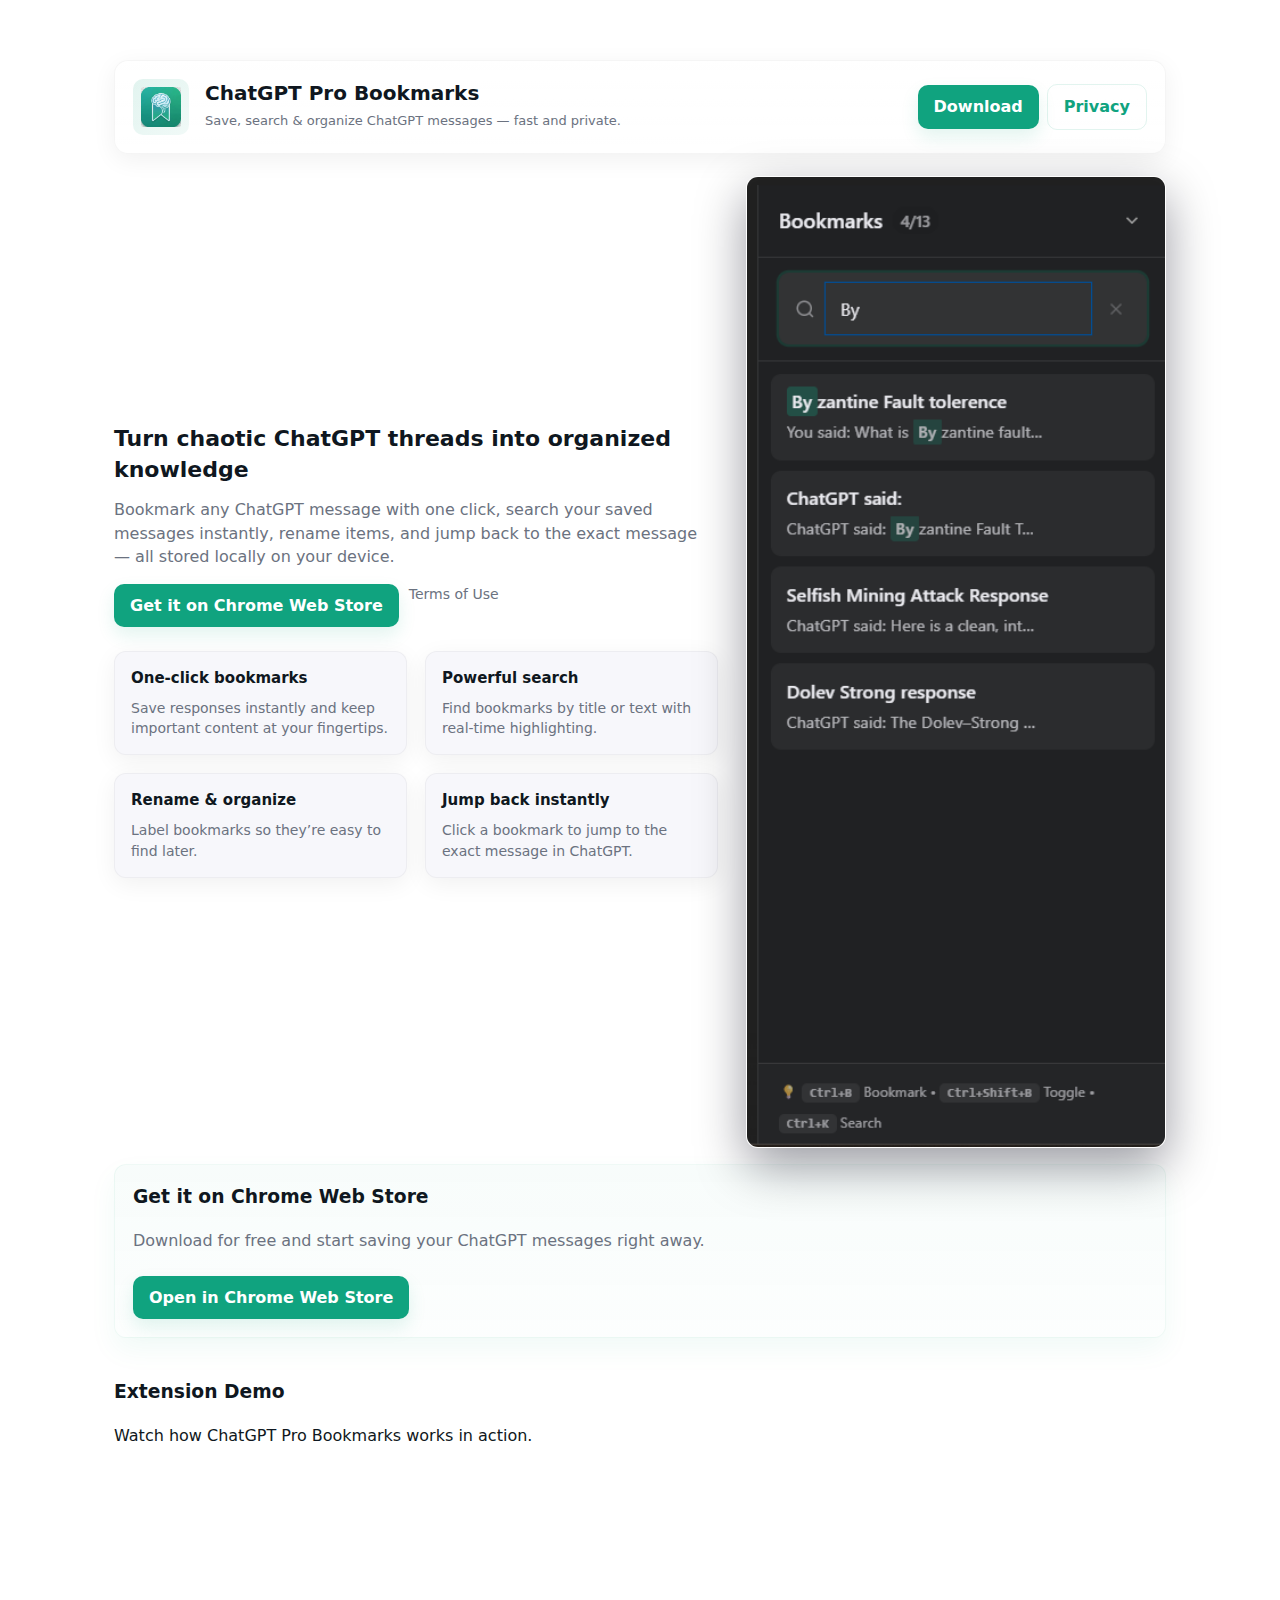
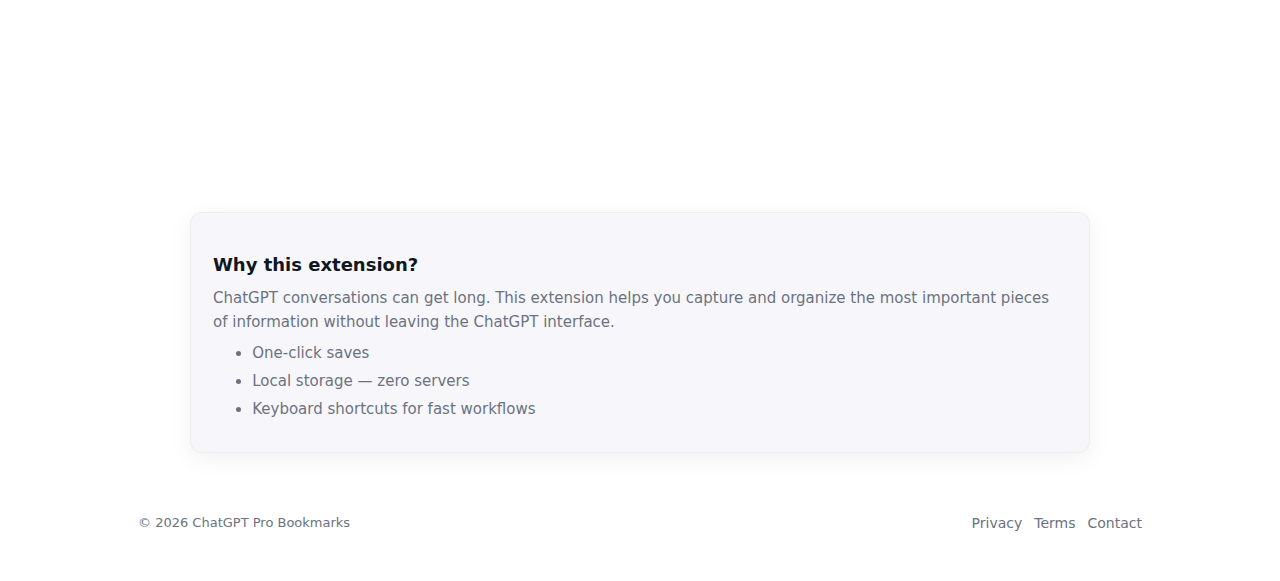
<file: index.html>
<!doctype html>
<html lang="en">
<head>
  <meta charset="utf-8" />
  <meta name="viewport" content="width=device-width,initial-scale=1" />
  <title>ChatGPT Pro Bookmarks — Save & Organize ChatGPT Messages</title>
  <link rel="stylesheet" href="styles.css">
  <meta name="description" content="ChatGPT Pro Bookmarks — one-click bookmarking for ChatGPT. Save messages, search, rename, and jump back instantly. 100% private.">
</head>
<body>
  <main class="container">
    <header class="site-header" aria-label="Site header">
      <img src="assets/128.png" alt="Logo" class="logo">
      <div class="site-title">
        <h1>ChatGPT Pro Bookmarks</h1>
        <div class="tagline">Save, search & organize ChatGPT messages — fast and private.</div>
      </div>
      <div style="margin-left:auto;display:flex;gap:8px;align-items:center">
        <a class="btn" href="#download" aria-label="Download extension">Download</a>
        <a class="btn ghost" href="privacy-policy.html">Privacy</a>
      </div>
    </header>

    <section class="hero" aria-label="Hero">
      <div class="hero-left">
        <h2>Turn chaotic ChatGPT threads into organized knowledge</h2>
        <p>Bookmark any ChatGPT message with one click, search your saved messages instantly, rename items, and jump back to the exact message — all stored locally on your device.</p>
        <p style="display:flex;gap:10px;flex-wrap:wrap">
          <a class="btn" href="#download">Get it on Chrome Web Store</a>
          <a class="link-muted" href="terms-of-use.html">Terms of Use</a>
        </p>

        <section class="features" aria-label="Features">
          <div class="feature-card">
            <h4>One-click bookmarks</h4>
            <p>Save responses instantly and keep important content at your fingertips.</p>
          </div>
          <div class="feature-card">
            <h4>Powerful search</h4>
            <p>Find bookmarks by title or text with real-time highlighting.</p>
          </div>

          <div class="feature-card">
            <h4>Rename & organize</h4>
            <p>Label bookmarks so they’re easy to find later.</p>
          </div>
          <div class="feature-card">
            <h4>Jump back instantly</h4>
            <p>Click a bookmark to jump to the exact message in ChatGPT.</p>
          </div>
        </section>
      </div>

      <div class="hero-right">
        <img src="assets/Sidebar Search Filtering.png" alt="Sidebar screenshot" class="hero-screenshot">
      </div>
    </section>

    <section id="download" class="download" aria-label="Download">
      <h3 style="margin:0 0 6px 0">Get it on Chrome Web Store</h3>
      <p style="margin:0;color:var(--muted)">Download for free and start saving your ChatGPT messages right away.</p>
      <div style="margin-top:12px">
        <a class="btn" href="https://chromewebstore.google.com/detail/aaopkfhnmhhnekhoikjeoohckgeancol?utm_source=item-share-cb">Open in Chrome Web Store</a>
      </div>
    </section>



     <section id="demo" style="margin-top:40px">
<h3>Extension Demo</h3>
<p>Watch how ChatGPT Pro Bookmarks works in action.</p>

<iframe 
    width="560" 
    height="315" 
    src="https://youtube.com/shorts/koqRmK1hgAY" 
    title="Demo Video"
    frameborder="0" 
    allow="accelerometer; autoplay; clipboard-write; encrypted-media; gyroscope; picture-in-picture" 
    allowfullscreen>
</iframe>
</section>
    
    <section style="margin-top:28px">
      <article class="doc">
        <h2>Why this extension?</h2>
        <p>ChatGPT conversations can get long. This extension helps you capture and organize the most important pieces of information without leaving the ChatGPT interface.</p>
        <ul class="feature-list">
          <li>One-click saves</li>
          <li>Local storage — zero servers</li>
          <li>Keyboard shortcuts for fast workflows</li>
        </ul>
      </article>
    </section>

    <footer class="site-footer">
      <div class="copyright">© <span id="year"></span> ChatGPT Pro Bookmarks</div>
      <div style="display:flex;gap:12px;align-items:center">
        <a class="link-muted" href="privacy-policy.html">Privacy</a>
        <a class="link-muted" href="terms-of-use.html">Terms</a>
        <a class="link-muted" href="mailto:pratyush3703.dev@gmail.com">Contact</a>
      </div>
    </footer>
  </main>

  <script>document.getElementById('year').textContent = new Date().getFullYear();</script>
</body>
</html>
</file>
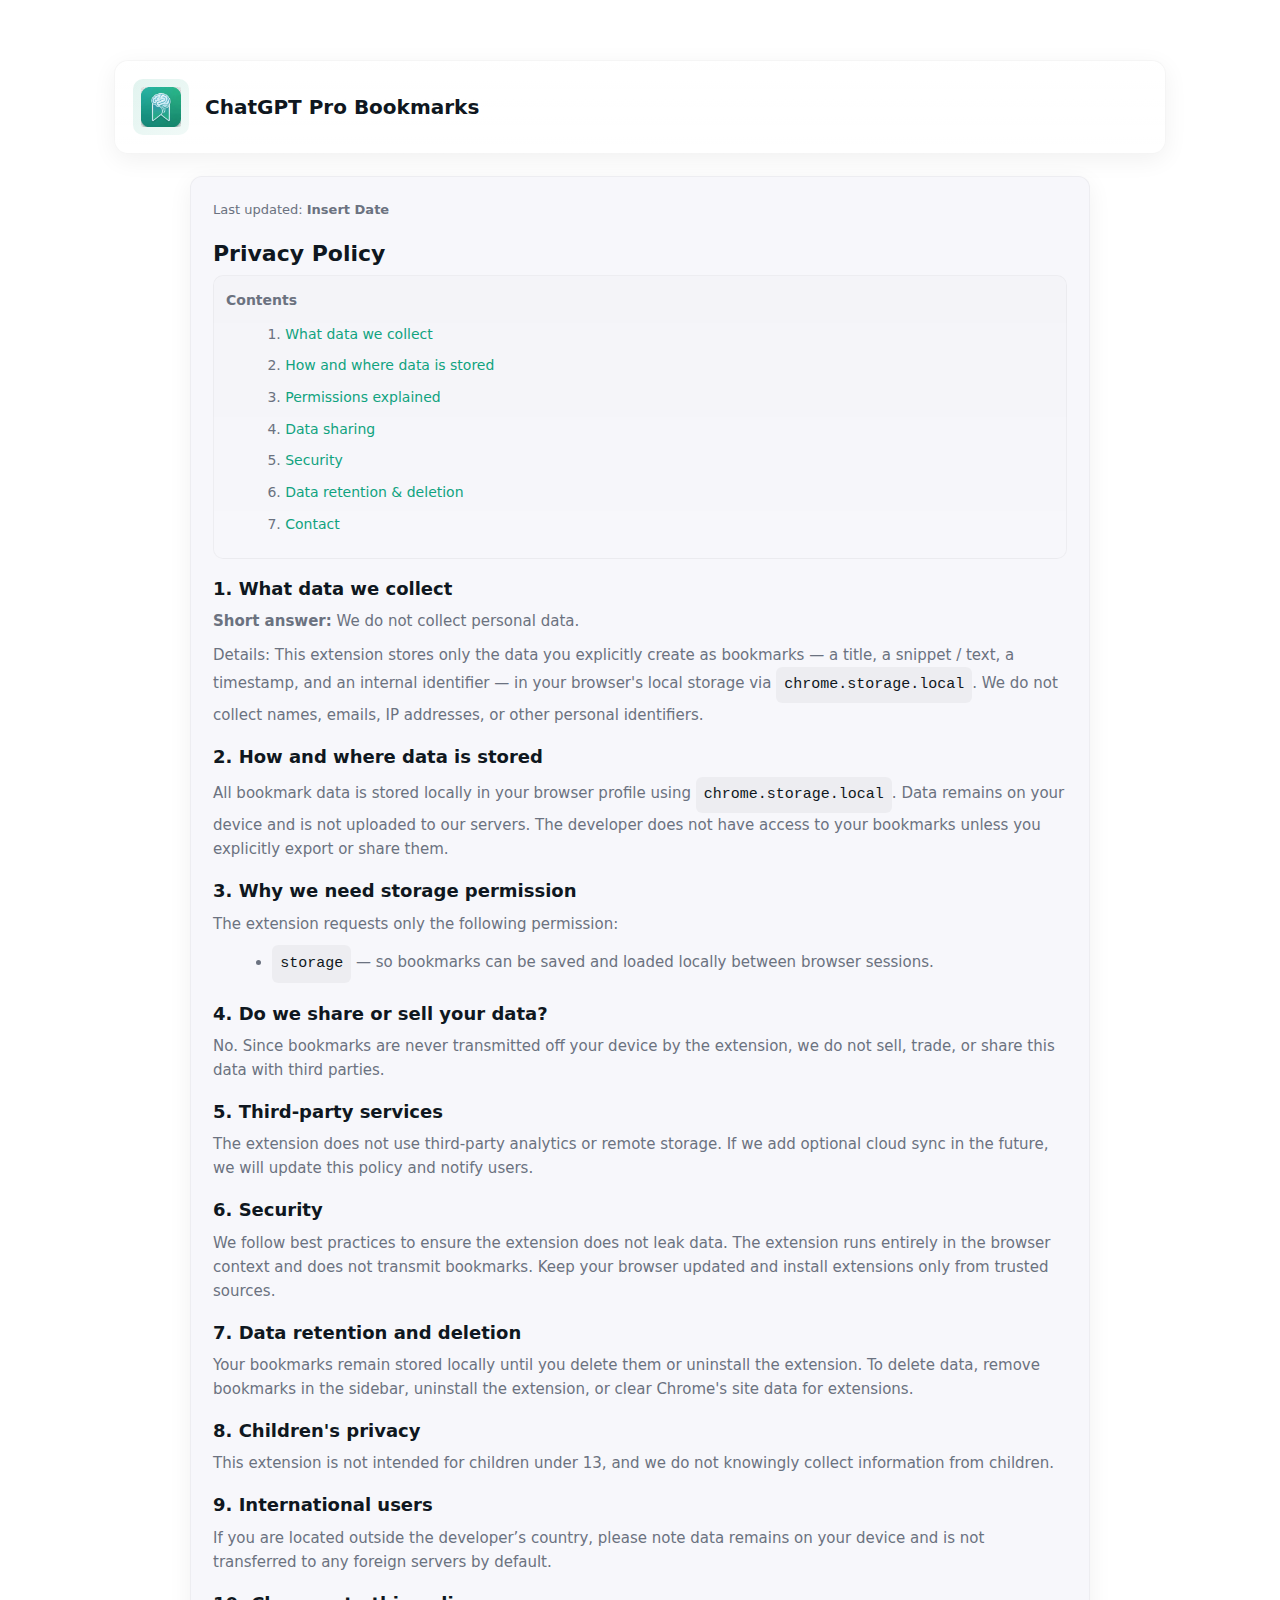
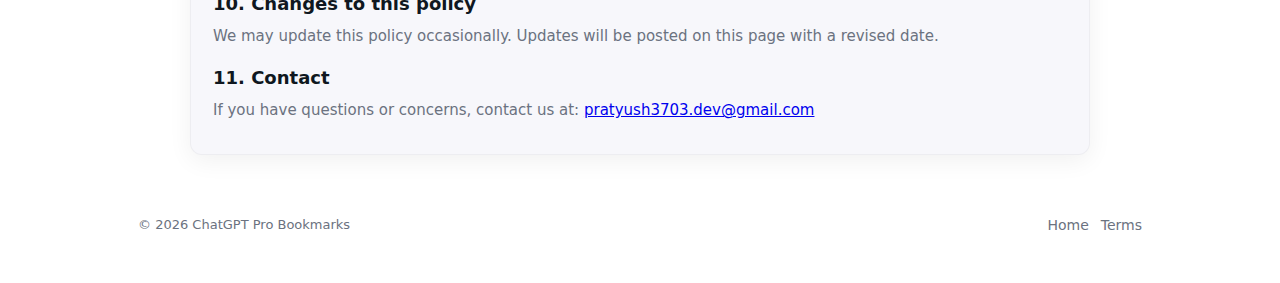
<file: privacy-policy.html>
<!doctype html>
<html lang="en">
<head>
  <meta charset="utf-8" />
  <meta name="viewport" content="width=device-width,initial-scale=1" />
  <title>Privacy Policy — ChatGPT Pro Bookmarks</title>
  <link rel="stylesheet" href="styles.css">
  <meta name="robots" content="noindex, nofollow">
</head>
<body>
  <main class="container">
    <header class="site-header" aria-label="Site header">
      <img src="assets/128.png" alt="Logo" class="logo">
      <div class="site-title">
        <h1>ChatGPT Pro Bookmarks</h1>
      </div>
    </header>

    <article class="doc" role="main" aria-labelledby="policy-title">
      <div class="meta">Last updated: <strong>Insert Date</strong></div>

      <h1 id="policy-title">Privacy Policy</h1>

      <div class="toc" aria-label="Table of contents">
        <strong>Contents</strong>
        <ol>
          <li><a href="#what-we-collect">What data we collect</a></li>
          <li><a href="#how-data-stored">How and where data is stored</a></li>
          <li><a href="#permissions">Permissions explained</a></li>
          <li><a href="#data-sharing">Data sharing</a></li>
          <li><a href="#security">Security</a></li>
          <li><a href="#retention">Data retention & deletion</a></li>
          <li><a href="#contact">Contact</a></li>
        </ol>
      </div>

      <h2 id="what-we-collect">1. What data we collect</h2>
      <p><strong>Short answer:</strong> We do not collect personal data.</p>
      <p>Details: This extension stores only the data you explicitly create as bookmarks — a title, a snippet / text, a timestamp, and an internal identifier — in your browser's local storage via <code>chrome.storage.local</code>. We do not collect names, emails, IP addresses, or other personal identifiers.</p>

      <h2 id="how-data-stored">2. How and where data is stored</h2>
      <p>All bookmark data is stored locally in your browser profile using <code>chrome.storage.local</code>. Data remains on your device and is not uploaded to our servers. The developer does not have access to your bookmarks unless you explicitly export or share them.</p>

      <h2 id="permissions">3. Why we need storage permission</h2>
      <p>The extension requests only the following permission:</p>
      <ul>
        <li><code>storage</code> — so bookmarks can be saved and loaded locally between browser sessions.</li>
      </ul>

      <h2 id="data-sharing">4. Do we share or sell your data?</h2>
      <p>No. Since bookmarks are never transmitted off your device by the extension, we do not sell, trade, or share this data with third parties.</p>

      <h2 id="third-party">5. Third-party services</h2>
      <p>The extension does not use third-party analytics or remote storage. If we add optional cloud sync in the future, we will update this policy and notify users.</p>

      <h2 id="security">6. Security</h2>
      <p>We follow best practices to ensure the extension does not leak data. The extension runs entirely in the browser context and does not transmit bookmarks. Keep your browser updated and install extensions only from trusted sources.</p>

      <h2 id="retention">7. Data retention and deletion</h2>
      <p>Your bookmarks remain stored locally until you delete them or uninstall the extension. To delete data, remove bookmarks in the sidebar, uninstall the extension, or clear Chrome's site data for extensions.</p>

      <h2 id="children">8. Children's privacy</h2>
      <p>This extension is not intended for children under 13, and we do not knowingly collect information from children.</p>

      <h2 id="international">9. International users</h2>
      <p>If you are located outside the developer’s country, please note data remains on your device and is not transferred to any foreign servers by default.</p>

      <h2 id="changes">10. Changes to this policy</h2>
      <p>We may update this policy occasionally. Updates will be posted on this page with a revised date.</p>

      <h2 id="contact">11. Contact</h2>
      <p>If you have questions or concerns, contact us at: <a href="mailto:pratyush3703.dev@gmail.com">pratyush3703.dev@gmail.com</a></p>

    </article>

    <footer class="site-footer">
      <div class="copyright">© <span id="year"></span> ChatGPT Pro Bookmarks</div>
      <div style="display:flex;gap:12px;align-items:center">
        <a class="link-muted" href="index.html">Home</a>
        <a class="link-muted" href="terms-of-use.html">Terms</a>
      </div>
    </footer>
  </main>

  <script>document.getElementById('year').textContent = new Date().getFullYear();</script>
</body>
</html>
</file>
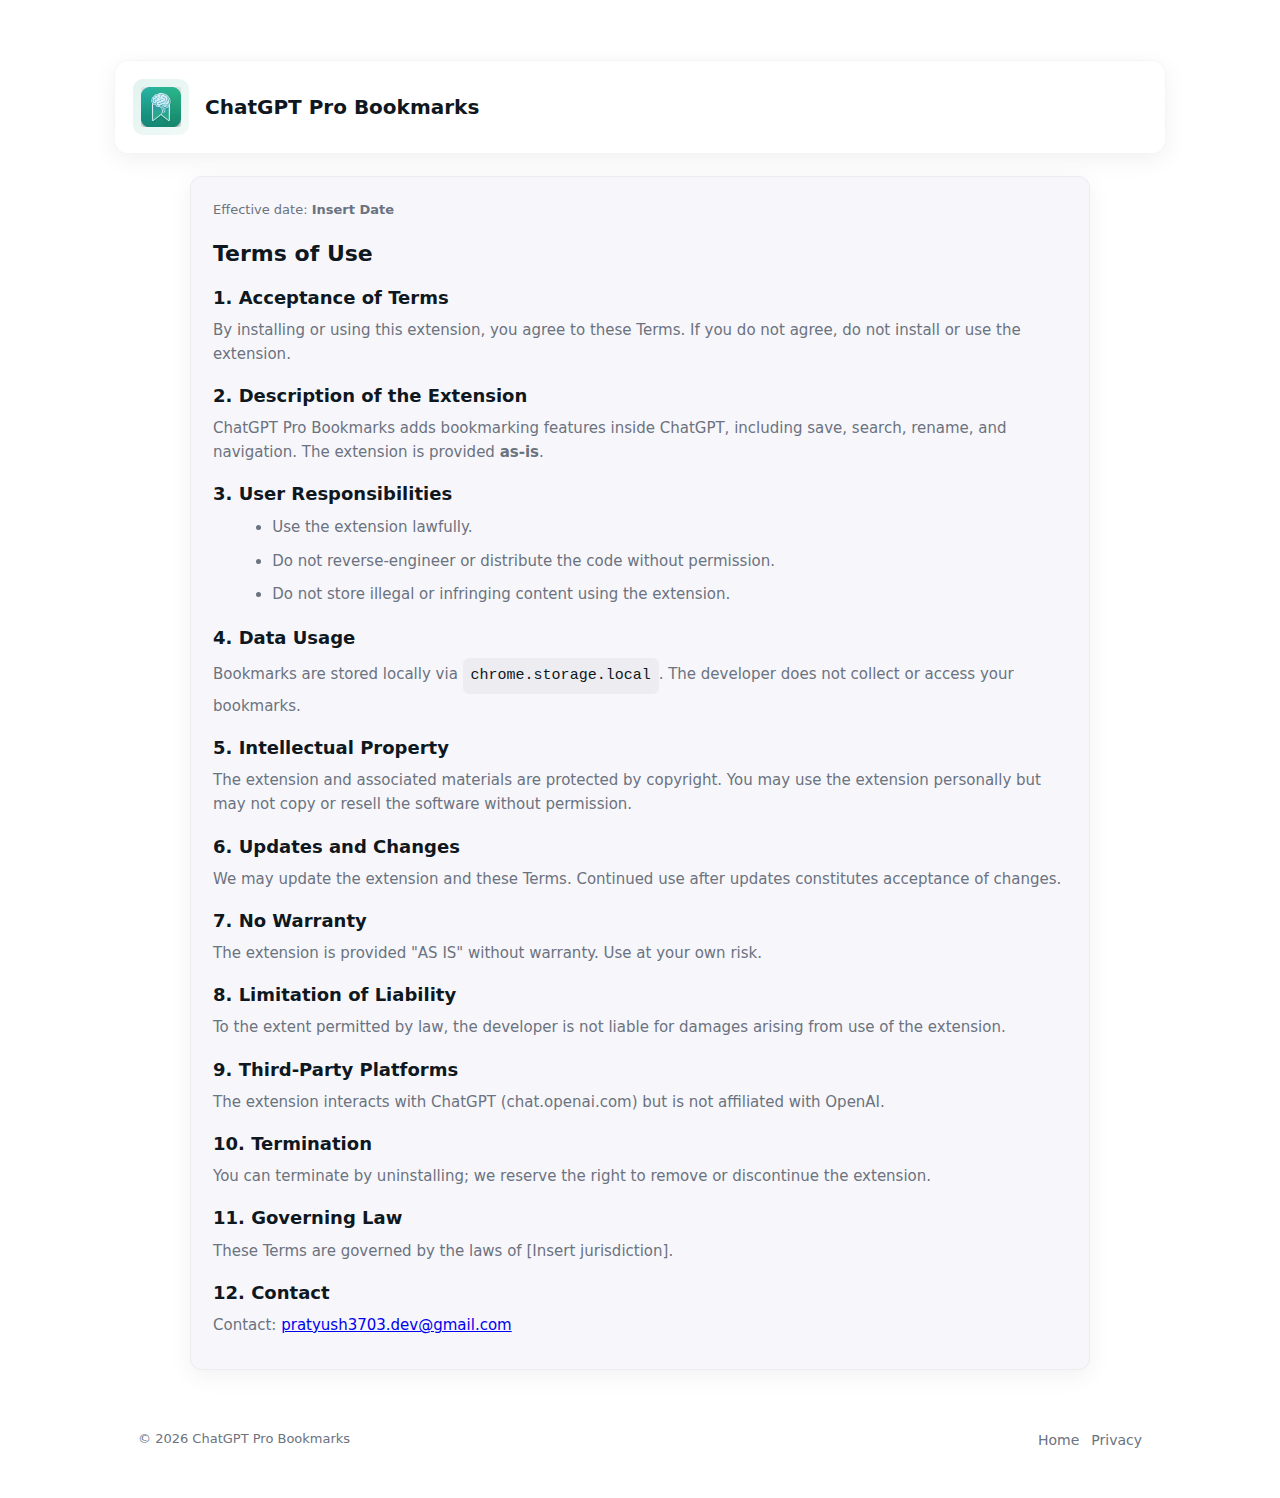
<file: terms-of-use.html>
<!doctype html>
<html lang="en">
<head>
  <meta charset="utf-8" />
  <meta name="viewport" content="width=device-width,initial-scale=1" />
  <title>Terms of Use — ChatGPT Pro Bookmarks</title>
  <link rel="stylesheet" href="styles.css">
  <meta name="robots" content="noindex, nofollow">
</head>
<body>
  <main class="container">
    <header class="site-header" aria-label="Site header">
      <img src="assets/128.png" alt="Logo" class="logo">
      <div class="site-title">
        <h1>ChatGPT Pro Bookmarks</h1>
      </div>
    </header>

    <article class="doc" role="main" aria-labelledby="terms-title">
      <div class="meta">Effective date: <strong>Insert Date</strong></div>

      <h1 id="terms-title">Terms of Use</h1>

      <h2>1. Acceptance of Terms</h2>
      <p>By installing or using this extension, you agree to these Terms. If you do not agree, do not install or use the extension.</p>

      <h2>2. Description of the Extension</h2>
      <p>ChatGPT Pro Bookmarks adds bookmarking features inside ChatGPT, including save, search, rename, and navigation. The extension is provided <strong>as-is</strong>.</p>

      <h2>3. User Responsibilities</h2>
      <ul>
        <li>Use the extension lawfully.</li>
        <li>Do not reverse-engineer or distribute the code without permission.</li>
        <li>Do not store illegal or infringing content using the extension.</li>
      </ul>

      <h2>4. Data Usage</h2>
      <p>Bookmarks are stored locally via <code>chrome.storage.local</code>. The developer does not collect or access your bookmarks.</p>

      <h2>5. Intellectual Property</h2>
      <p>The extension and associated materials are protected by copyright. You may use the extension personally but may not copy or resell the software without permission.</p>

      <h2>6. Updates and Changes</h2>
      <p>We may update the extension and these Terms. Continued use after updates constitutes acceptance of changes.</p>

      <h2>7. No Warranty</h2>
      <p>The extension is provided "AS IS" without warranty. Use at your own risk.</p>

      <h2>8. Limitation of Liability</h2>
      <p>To the extent permitted by law, the developer is not liable for damages arising from use of the extension.</p>

      <h2>9. Third-Party Platforms</h2>
      <p>The extension interacts with ChatGPT (chat.openai.com) but is not affiliated with OpenAI.</p>

      <h2>10. Termination</h2>
      <p>You can terminate by uninstalling; we reserve the right to remove or discontinue the extension.</p>

      <h2>11. Governing Law</h2>
      <p>These Terms are governed by the laws of [Insert jurisdiction].</p>

      <h2>12. Contact</h2>
      <p>Contact:  <a href="mailto:pratyush3703.dev@gmail.com">pratyush3703.dev@gmail.com</a></p>
    </article>

    <footer class="site-footer">
      <div class="copyright">© <span id="year"></span> ChatGPT Pro Bookmarks</div>
      <div style="display:flex;gap:12px;align-items:center">
        <a class="link-muted" href="index.html">Home</a>
        <a class="link-muted" href="privacy-policy.html">Privacy</a>
      </div>
    </footer>

  </main>

  <script>document.getElementById('year').textContent = new Date().getFullYear();</script>
</body>
</html>
</file>
<file: styles.css>
:root{
  --accent: #10A37F;
  --accent-600: #0d8a6a;
  --bg: #ffffff;
  --surface: #f7f7fb;
  --muted: #6b7280;
  --text: #0f1720;
  --shadow: 0 6px 24px rgba(16,16,20,0.06);
  --radius: 12px;
  --max-width: 1100px;
  --mono: ui-monospace, SFMono-Regular, Menlo, Monaco, "Roboto Mono", "Helvetica Neue", monospace;
  font-synthesis: none;
}

@media (prefers-color-scheme: dark) {
  :root{
    --bg: #0b0c0e;
    --surface: #0f1113;
    --text: #e6e6e9;
    --muted: #9aa0a6;
    --shadow: 0 8px 30px rgba(0,0,0,0.6);
  }
}

*{box-sizing:border-box}
html,body{height:100%;margin:0;padding:0;background:var(--bg);color:var(--text);-webkit-font-smoothing:antialiased;-moz-osx-font-smoothing:grayscale}
body{font-family:Inter,ui-sans-serif,system-ui,-apple-system,"Segoe UI",Roboto,"Helvetica Neue",Arial,"Noto Sans",sans-serif;line-height:1.45}

.container{max-width:var(--max-width);margin:36px auto;padding:24px;}

.site-header{display:flex;align-items:center;gap:16px;padding:18px;border-radius:14px;margin-bottom:22px;background:linear-gradient(180deg, rgba(255,255,255,0.02), transparent);box-shadow:var(--shadow);border:1px solid rgba(0,0,0,0.04)}
@media (prefers-color-scheme: dark){ .site-header{background:linear-gradient(180deg, rgba(255,255,255,0.02), transparent);border:1px solid rgba(255,255,255,0.03)} }

.logo{width:56px;height:56px;object-fit:contain;border-radius:10px;background:linear-gradient(135deg, rgba(16,163,127,0.12), rgba(16,163,127,0.06));display:inline-flex;align-items:center;justify-content:center;padding:8px}
.site-title h1{margin:0;font-size:20px}
.tagline{margin:4px 0;color:var(--muted);font-size:13px}

.hero{display:grid;grid-template-columns:1fr 420px;gap:28px;align-items:center;margin:16px 0}
@media (max-width:880px){ .hero{grid-template-columns:1fr;}}
.hero h2{font-size:22px;margin:0 0 12px}
.hero p{margin:0 0 16px;color:var(--muted);max-width:70ch}

.btn{display:inline-flex;align-items:center;gap:10px;padding:10px 16px;border-radius:10px;background:var(--accent);color:white;text-decoration:none;font-weight:600;box-shadow:0 8px 18px rgba(16,163,127,0.12);border:none;cursor:pointer}
.btn.ghost{background:transparent;color:var(--accent);border:1px solid rgba(16,163,127,0.12);box-shadow:none;font-weight:600}
.link-muted{color:var(--muted);text-decoration:none;font-size:14px}

.hero-screenshot{
  width:100%;
  border-radius:12px;
  box-shadow:0 18px 50px rgba(2,6,23,0.4);
  border:1px solid rgba(255,255,255,0.02);
  display:block;
  max-width:420px;
  background:linear-gradient(180deg, rgba(255,255,255,0.02), rgba(255,255,255,0.005));
  overflow:hidden;
}

.features{display:grid;grid-template-columns:repeat(2,1fr);gap:18px;margin:24px 0}
@media (max-width:880px){ .features{grid-template-columns:1fr} }
.feature-card{background:var(--surface);padding:16px;border-radius:12px;box-shadow:var(--shadow);border:1px solid rgba(0,0,0,0.04)}
.feature-card h4{margin:0 0 8px;font-size:15px}
.feature-card p{margin:0;color:var(--muted);font-size:14px}

ul.feature-list{padding-left:20px;margin:12px 0 0;color:var(--muted)}
.feature-list li{margin:10px 0;line-height:1.4}

.download{display:flex;flex-direction:column;gap:12px;padding:18px;border-radius:12px;background:linear-gradient(180deg, rgba(16,163,127,0.03), rgba(16,163,127,0.01));border:1px solid rgba(16,163,127,0.06);box-shadow:0 12px 28px rgba(16,163,127,0.06)}
.download p{margin:0;color:var(--muted)}

.site-footer{margin-top:36px;padding:24px;border-radius:10px;background:transparent;color:var(--muted);display:flex;justify-content:space-between;align-items:center;gap:12px;flex-wrap:wrap}
.site-footer a{color:var(--muted);text-decoration:none}
.copyright{font-size:13px;color:var(--muted)}

.doc{background:var(--surface);padding:22px;border-radius:12px;box-shadow:var(--shadow);border:1px solid rgba(0,0,0,0.04)}
.doc h2{margin-top:0}
.doc p{color:var(--muted);line-height:1.6}
.doc ul{margin:8px 0 16px 20px;color:var(--muted)}

.kv{font-weight:600;color:var(--text)}
.badge{display:inline-block;background:rgba(16,163,127,0.12);color:var(--accent);padding:6px 10px;border-radius:999px;font-weight:600;font-size:13px}


a:hover{opacity:0.92;}

@media (max-width:560px){
  .container{padding:18px}
  .site-header{flex-direction:row;gap:12px}
  .logo{width:48px;height:48px}
  .hero-screenshot{max-width:100%}
  .btn{width:100%;justify-content:center}
}

:focus{outline:3px solid rgba(16,163,127,0.14);outline-offset:2px}

.doc {
  font-size: 15px;
  line-height: 1.75;
  color: var(--muted);
  max-width: 900px;
  margin: 0 auto;
  word-wrap: break-word;
}

.doc h1, .doc h2, .doc h3 {
  color: var(--text);
  margin-top: 1.2rem;
  margin-bottom: 0.45rem;
  font-weight: 700;
  line-height: 1.2;
}
.doc h1 { font-size: 22px; }
.doc h2 { font-size: 18px; }
.doc h3 { font-size: 16px; }

.doc p { margin: 0.6rem 0; color: var(--muted); }
.doc ul, .doc ol { margin: 0.6rem 0 0.6rem 1.2rem; color: var(--muted); }
.doc li { margin: 0.45rem 0; }


.doc .meta { font-size: 13px; color: var(--muted); margin-bottom: 12px; }

.doc .toc {
  border-radius: 10px;
  padding: 12px;
  background: linear-gradient(180deg, rgba(0,0,0,0.01), transparent);
  border: 1px solid rgba(0,0,0,0.04);
  margin-bottom: 18px;
  font-size: 14px;
}
.doc .toc a { color: var(--accent); text-decoration: none; }
.doc .toc a:hover { text-decoration: underline; }

.anchor {
  display: inline-block;
  width: 18px;
  height: 18px;
  margin-left: 8px;
  opacity: 0.0;
  transform: translateY(1px);
  transition: all .12s ease;
}
.doc h2:hover .anchor, .doc h3:hover .anchor { opacity: 0.9; transform:none; }

.doc code, .doc pre {
  font-family: var(--mono);
  background: rgba(0,0,0,0.04);
  padding: 6px 8px;
  border-radius: 6px;
  color: var(--text);
  display: inline-block;
}

@media print {
  body { background: #fff; color: #000; }
  .site-header, .site-footer, .btn, .hero-right { display: none !important; }
  .container { max-width: 100%; margin: 0; padding: 0; }
  .doc { box-shadow:none; border: none; background: transparent; padding: 0; }
}

@media (max-width:520px) {
  .doc { font-size:16px; padding:10px; }
  .doc .toc { font-size:14px; padding:10px; }
}
</file>
